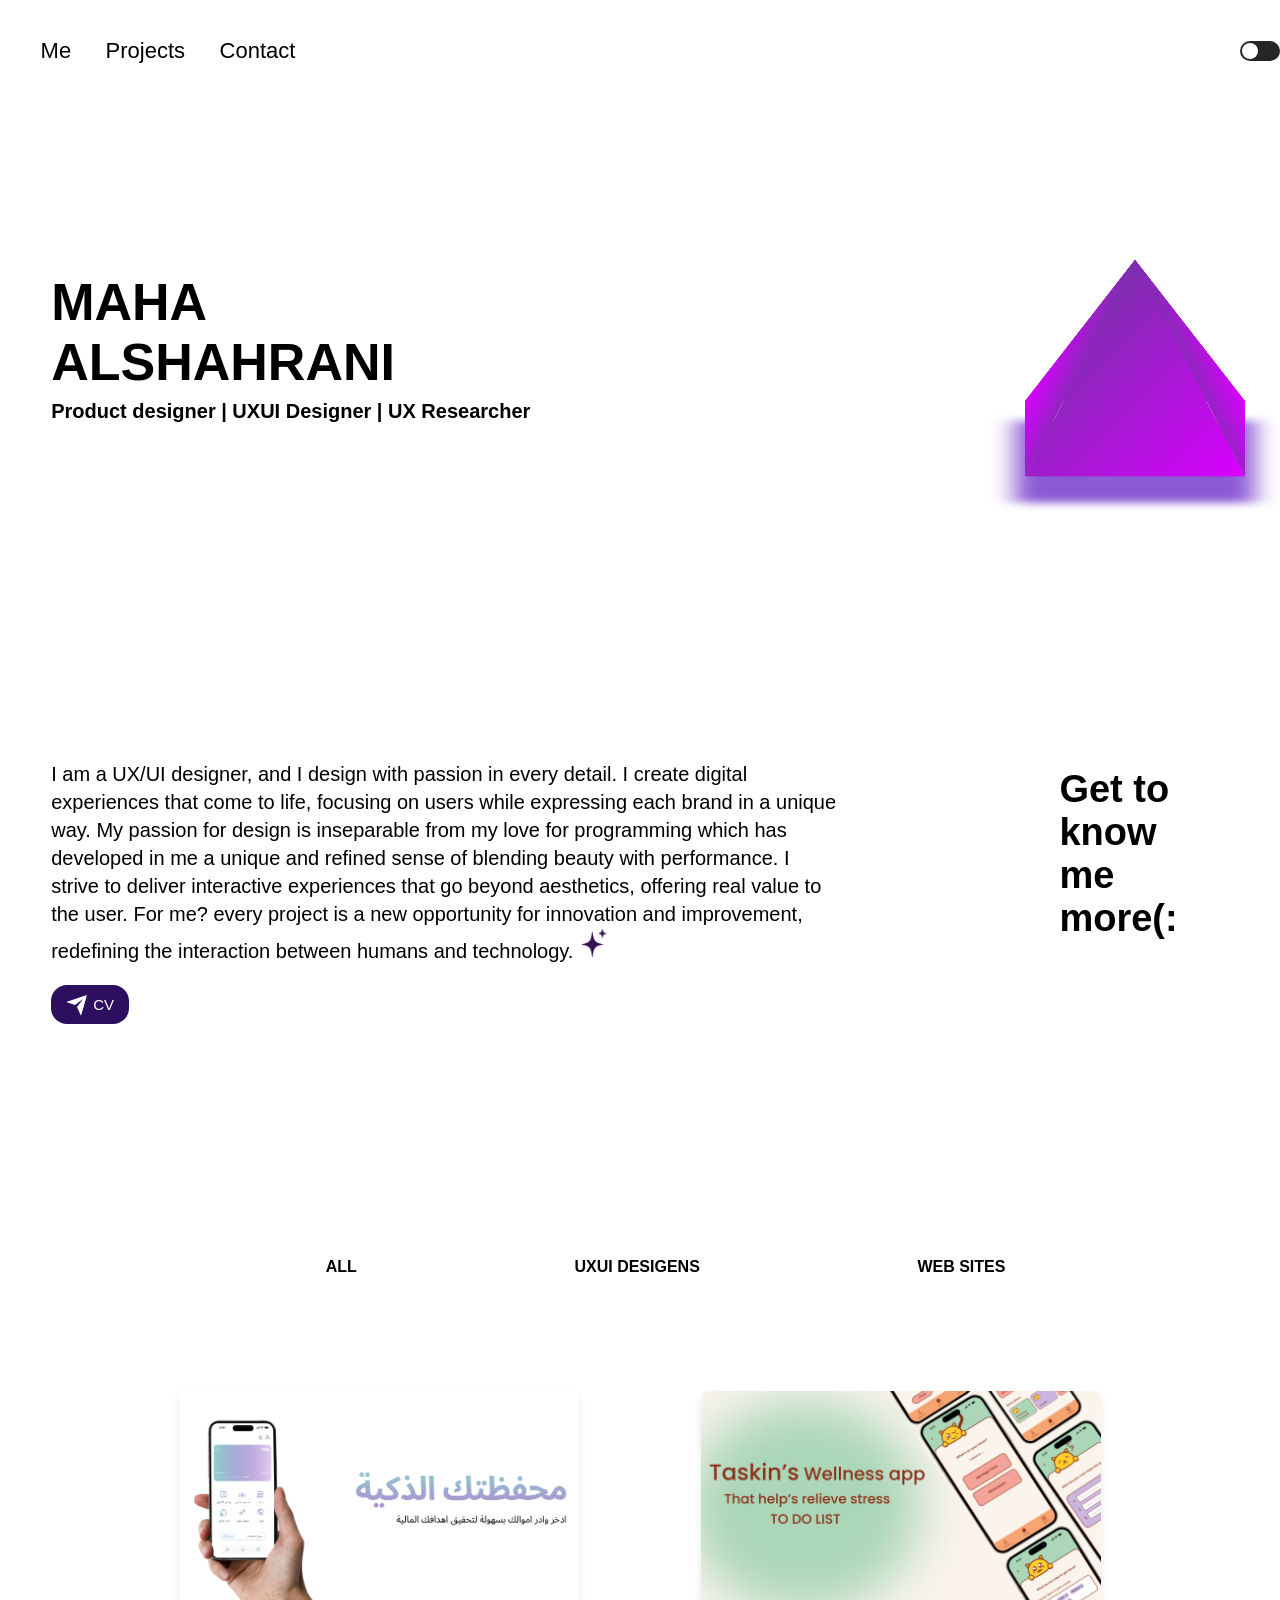
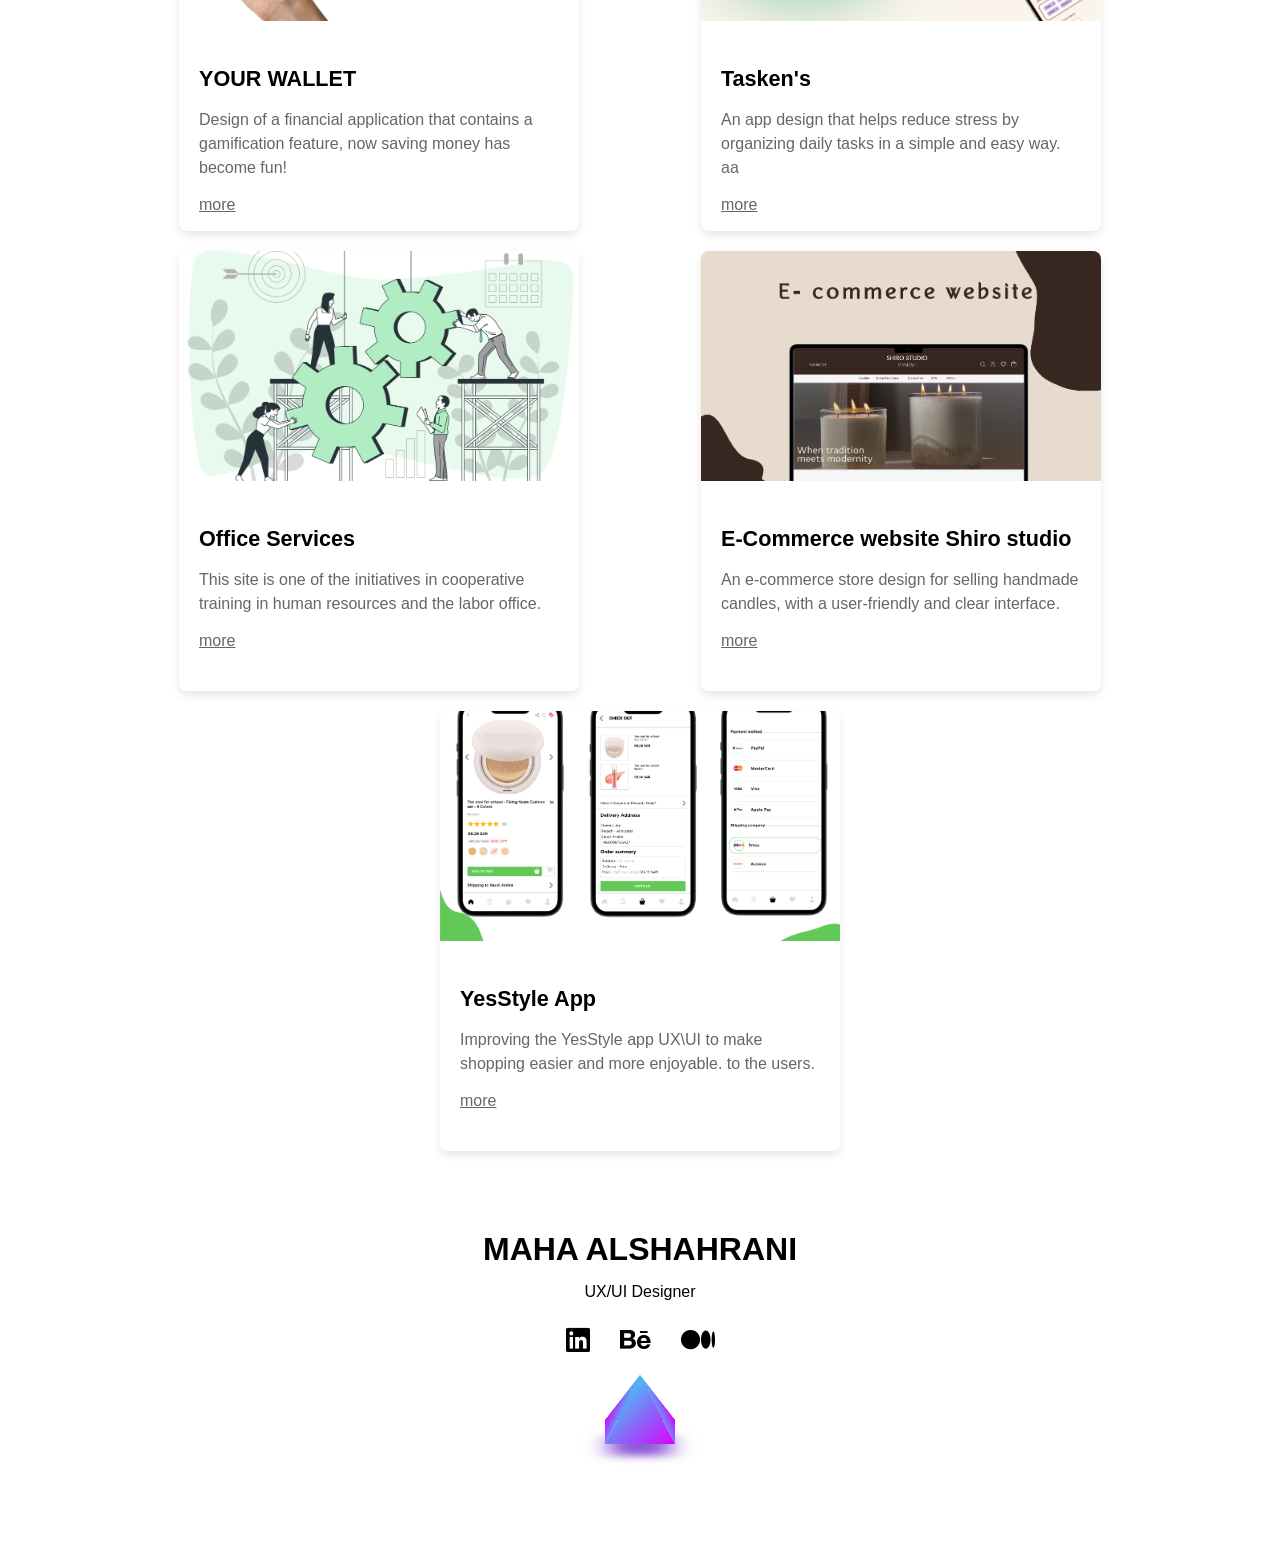
<file: index.htm>
<!DOCTYPE html>
<html lang="en">
<head>
    <meta charset="UTF-8">
    <link rel="stylesheet" href="style.css">
    <link rel="stylesheet" href="https://cdnjs.cloudflare.com/ajax/libs/font-awesome/6.0.0-beta3/css/all.min.css">
    <link rel="stylesheet" href="https://cdnjs.cloudflare.com/ajax/libs/font-awesome/6.0.0-beta3/css/all.min.css">
</head>
<title>MAHA ALSHAHRANI </title>
<body>
    <nav class="navbar">
        <div class="nav-items">
            <a href="#me">Me</a>
            <a href="#projects">Projects</a>
            <a href="#contact">Contact</a>
        </div>
        <label class="switch">
            <input type="checkbox" id="modeToggle">
            <span class="slider"></span>
        </label>
    </nav>

    <h1 class="me">
        <div class="text-container">
            MAHA <br>
            ALSHAHRANI <br>
            <p class="cursor typewriter-animation"> Product designer | UXUI Designer | UX Researcher</p>
            </div>
       <!---<img src="img/pup.png" >--> 
<div class="pyramid-loader">
  <div class="wrapper">
    <span class="side side1"></span>
    <span class="side side2"></span>
    <span class="side side3"></span>
    <span class="side side4"></span>
    <span class="shadow"></span>
  </div>  
</div>
    </h1>
      </div>
   
      
      <span class="abutme">
     <p id="me">
        I am a UX/UI designer, and I design with passion in every detail. I create digital experiences that come to life,
        focusing on users while expressing each brand in a unique way. My passion for design is inseparable from my love for programming
        which has developed in me a unique and refined sense of blending beauty with performance. I strive to deliver interactive experiences 
        that go beyond aesthetics, offering real value to the user. For me? every project is a new opportunity for innovation and improvement, 
        redefining the interaction between humans and technology.  <img src="img/stars.png" height="30px" width="30px"> 
        <h2>  Get to know me more(:   </h2>
     </p>
    </span>

    <button>
      <div class="svg-wrapper-1">
        <div class="svg-wrapper">
          <svg
            xmlns="http://www.w3.org/2000/svg"
            viewBox="0 0 24 24"
            width="24"
            height="24"
          >
          <a href="https://drive.google.com/file/d/16AlU12pvfdyVYNF2By0Eax0UyyAPbWDR/view?usp=drive_link">
            <path fill="none" d="M0 0h24v24H0z"></path>
            <path
              fill="currentColor"
              d="M1.946 9.315c-.522-.174-.527-.455.01-.634l19.087-6.362c.529-.176.832.12.684.638l-5.454 19.086c-.15.529-.455.547-.679.045L12 14l6-8-8 6-8.054-2.685z"
            ></path></a>
          </svg>
        </div>
      </div>
      <span>CV</a></span>
    </button>
    <br><br><br>
   

<div id="projects">
<div class="filter-buttons">
    <button class="filter-btn" onclick="filterProjects('all')">ALL</button>
    <button class="filter-btn" onclick="filterProjects('design')">UXUI DESIGENS </button>
    <button class="filter-btn" onclick="filterProjects('website')">WEB SITES </button>
  </div>
  
  <div class="projects-container">
    <div class="project-card design">
      <img src="img/wallet.png" alt="Design 2" />
      <div class="card-content">
        <h3> YOUR WALLET </h3>
        <p> 
          Design of a financial application that contains a gamification feature, now saving money has become fun!
      </p>
       <a href="https://www.behance.net/gallery/213758563/YOUR-WALLET">more</a>    
      </div>
    </div>

    <div class="project-card design">
      <img src="img/taskin's.png" alt="Design 1" />
      <div class="card-content">
        <h3> Tasken's </h3>
         <p>
            An app design that helps reduce stress by organizing daily tasks in a simple and easy way.
            <br>aa
        </p>
        <A href="https://www.behance.net/gallery/211954435/Taskins-App"> more </A>
      </div>
    </div>
  
    <div class="project-card website">
      <img src="img/tranning.png" alt="Website 1" />
      <div class="card-content">
        <h3>Office Services</h3>
        <p>This site is one of the initiatives in cooperative training in human resources and the labor office.<br>
        </p>
        <a href="https://11maha1.github.io/TECH_GIRLS/">more</a>
      </div>
    </div>
  
    <div class="project-card design">
      <img src="img/e-commerc.png" alt="Design 2" />
      <div class="card-content">
        <h3>E-Commerce website Shiro studio</h3>
        <p>  An e-commerce store design for selling handmade candles, with a user-friendly and clear interface.   <br>
            </p>
            <a href="https://medium.com/@maha-alshahrani/hello-everyone-i-hope-you-are-all-doing-well-bae2777e1b84">more</a>
      </div>
    </div>


      <div class="project-card design">
        <img src="img/redesigen.png" alt="Design 2" />
        <div class="card-content">
          <h3> YesStyle App</h3>
          <p> 
            Improving the YesStyle app UX\UI to make shopping easier and more enjoyable. 
            to the users.<br> 
        </p>
        <a href="https://www.behance.net/gallery/211717845/Redesign-App">more</a>    
        </div>
      </div>
    </div>
 

    <footer>
      <span id="contact">
      <div class="footer-content">
        <div class="footer-info">
          <h3>MAHA ALSHAHRANI</h3>
          <p>UX/UI Designer</p>
        </div>
        <div class="social-icons">
         
          <!-- LinkedIn -->
          <a href="https://www.linkedin.com/in/maha-alshahrani-964a62259/" target="_blank" class="social-icon">
            <i class="fab fa-linkedin"></i>
          </a>
          <!-- Behance -->
          <a href="https://www.behance.net/mahauxui" target="_blank" class="social-icon">
            <i class="fab fa-behance"></i>
          </a>
          <!-- Medium -->
          <a href="https://medium.com/@maha-alshahrani" target="_blank" class="social-icon">
            <i class="fab fa-medium"></i>
          </a>
        </div>
      </div>
      </span>
<center>
<div class="pyramid-loader2">
  <div class="wrapper2">
    <span class="side side12"></span>
    <span class="side side22"></span>
    <span class="side side32"></span>
    <span class="side side42"></span>
    <span class="shadow2"></span>
  </div>
</div>
</center>
    </footer>
  
<script>

// Get the toggle checkbox
const toggle = document.getElementById('modeToggle');

// Check if dark mode is saved in localStorage
if (localStorage.getItem('theme') === 'dark') {
    document.body.classList.add('dark-mode');
    toggle.checked = true;
}
// Toggle light/dark mode
toggle.addEventListener('change', () => {
    document.body.classList.toggle('dark-mode');
    
    // Save the current theme to localStorage
    if (document.body.classList.contains('dark-mode')) {
        localStorage.setItem('theme', 'dark');
    } else {
        localStorage.setItem('theme', 'light');
    }
});

function filterProjects(category) {
  let projects = document.querySelectorAll('.project-card');
  let buttons = document.querySelectorAll('.filter-btn');

  // إزالة التحديد عن الأزرار
  buttons.forEach(btn => {
    btn.classList.remove('active');
  });

  // إضافة التحديد للزر الذي تم الضغط عليه
  event.target.classList.add('active');

  if (category === 'all') {
    projects.forEach(project => project.classList.remove('hidden'));
  } else {
    projects.forEach(project => {
      if (project.classList.contains(category)) {
        project.classList.remove('hidden');
      } else {
        project.classList.add('hidden');
      }
    });
  }
}
</script>
</body>
</html>
</file>
<file: style.css>
@import url(https://fonts.googleapis.com/css?family=Anonymous+Pro);
body {
    background-color: white;
    color: black;
    font-family: Arial, sans-serif;
    margin: 0;
    padding: 0;
    transition: background-color 0.3s, color 0.3s;
}

/* Navbar styles */
.navbar {
    display: flex;
    justify-content: space-between;
    align-items: center;
    padding-top: 3%;
    padding-left: 2%;
}
.nav-items a {
    text-decoration: none;
    color: black;
    margin: 0 15px;
    font-size: 22px;
}
.nav-items a:hover {
    color: #5e3e94;
}
/* Styles for the toggle switch */
.switch {
    position: relative;
    display: inline-block;
    width: 40px;
    height: 20px;
}
.switch input {
    opacity: 0;
    width: 0;
    height: 0;
}
.slider {
    position: absolute;
    cursor: pointer;
    top: 0;
    left: 0;
    right: 0;
    bottom: 0;
    background-color: #252525;
    transition: 0.4s;
    border-radius: 15px;
}
.slider:before {
    position: absolute;
    content: "";
    height: 16px;
    width: 16px;
    border-radius: 50%;
    left: 2px;
    bottom: 2px;
    background-color: white;
    transition: 0.4s;
}
/* Dark mode styles */
body.dark-mode {
    background-color: #252525;
    color: white;
}
body.dark-mode .filter-btn {
  color: white;
}
body.dark-mode .nav-items a {
  color: #fff;
}
body.dark-mode .nav-items a:hover {
  color: #cab9e9;
}
body.dark-mode .social-icon {
  color: #a1a1a1;
}
body.dark-mode .social-icon:hover {
  color: #cab9e9; 
}
body.dark-mode .project-card {
  background: #2C2C2E;
}
body.dark-mode .card-content p {
  color: #E0E0E0;
}
body.dark-mode .card-content a{
color: #E0E0E0;
}
body.dark-mode .card-content a:hover{
  color:#cab9e9;
}

/* Move the slider to the right when in dark mode */
input:checked + .slider {
    background-color: white;
}
input:checked + .slider:before {
    transform: translateX(20px);
}
.me {
    display: flex;
    align-items: center;
    justify-content: space-between; 
    font-size: 52px;
    margin-left: 4%;
    margin-top: 12%;
}
.me .text-container {
    text-align: left; 
}
/* From Uiverse.io by Anita3761520000 */ 
.pyramid-loader {
  position: relative;
  width: 290px;
  height: 290px;
  display: block;
  transform-style: preserve-3d;
  transform: rotateX(-20deg);
}
.wrapper {
  position: relative;
  width: 100%;
  height: 100%;
  transform-style: preserve-3d;
  animation: spin 4s linear infinite;
}
@keyframes spin {
  100% {
    transform: rotateY(360deg);
  }
}
.pyramid-loader .wrapper .side {
  width: 220px;
  height: 220px;
  /* you can choose any gradient or color you want */
  /* background: radial-gradient( #2F2585 10%, #F028FD 70%, #2BDEAC 120%); */
  position: absolute;
  top: 0;
  left: 0;
  right: 0;
  bottom: 0;
  margin: auto;
  transform-origin: center top;
  clip-path: polygon(50% 0%, 0% 100%, 100% 100%);
}

.pyramid-loader .wrapper .side1 {
  transform: rotateZ(-30deg) rotateY(90deg);
  background: linear-gradient(to bottom right, #5e3e94, #da00ff);
}

.pyramid-loader .wrapper .side2 {
  transform: rotateZ(30deg) rotateY(90deg);
  background: linear-gradient(to bottom right, #5e3e94, #da00ff);
}

.pyramid-loader .wrapper .side3 {
  transform: rotateX(30deg);
  background: linear-gradient(to bottom right, #5e3e94, #da00ff);
}

.pyramid-loader .wrapper .side4 {
  transform: rotateX(-30deg);
  background: linear-gradient(to bottom right, #5e3e94, #da00ff);
}

.pyramid-loader .wrapper .shadow {
  width: 240px;
  height: 240px;
  background: #8b5ad5;
  position: absolute;
  top: 130px;
  left: 0;
  right: 0;
  bottom: 0;
  margin: auto;
  transform: rotateX(90deg) translateZ(-40px);
  filter: blur(12px);
}
/* Cursor */
.cursor{
  margin-top: 4%;
  position: relative;
  font-size: 20px;
  white-space: nowrap;
  overflow: hidden;
  transform: translateY(-50%);    
}
/* Animation */
.typewriter-animation {
animation: 
  typewriter 5s steps(50) 2s 3 normal both, 
  blinkingCursor 500ms steps(50) infinite normal;
}
@keyframes typewriter {
from { width: 0; }
to { width: 100%; }
}
@keyframes blinkingCursor{
from { border-right-color: rgba(38, 143, 155, 0.75); }
to { border-right-color: transparent; }
}
.abutme{
    display: flex;
    align-items: center;
    justify-content: space-between; 
}
.abutme h2{
    font-size: 38px;
    margin-right: 8%;
    padding-left: 4%;
    padding-top: 14%;
}
#me {
    padding-top: 7%;
    padding-left: 4%;
    margin-top: 10%;
    padding-right: 13%;
    line-height: 28px;
    font-size: 20px;
}
button {
  margin-left: 4%;
  font-family: inherit;
  font-size: 15px;
  background: #2c0f5e;
  color: #fff;
  padding: 0.5em 1em;
  padding-left: 0.9em;
  display: flex;
  align-items: center;
  border: none;
  border-radius: 16px;
  overflow: hidden;
  transition: all 0.2s;
  cursor: pointer;
}
button a {
  color: white;
  text-decoration: none;
}
button span {
  display: block;
  margin-left: 0.3em;
  transition: all 0.3s ease-in-out;
}
button svg {
  display: block;
  transform-origin: center center;
  transition: transform 0.3s ease-in-out;
}
button:hover .svg-wrapper {
  animation: fly-1 0.6s ease-in-out infinite alternate;
}
button:hover svg {
  transform: translateX(1.2em) rotate(45deg) scale(1.1);
}
button:hover span {
  transform: translateX(5em);
}
button:active {
  transform: scale(0.95);
}
@keyframes fly-1 {
  from {
    transform: translateY(0.1em);
  }

  to {
    transform: translateY(-0.1em);
  }
}
#statsText{
  font-weight: 600;
  color: #5e3e94;
  font-size: 24px;
}
#projects{
margin-bottom: 10%;
}
/* تنسيق الأزرار للتصفية */
.filter-buttons {
    margin-top: 10%;
    display: flex;
    justify-content: center;
    margin-bottom: 5%;
    gap: 5%;
  }
  .filter-btn {
    color: #000000;
    padding: 4% 4%;
    background-color: transparent;
    border: none;
    font-size: 1rem;
    font-weight: 600;
    cursor: pointer;
    transition: all 0.3s ease;
    position: relative;
  }
  .filter-btn:hover {
    color: #4916a0;
  }
 #projects .filter-btn.active {
    color: #4916a0;
    border-bottom: 1px solid #4916a0;
    border-radius: 0;
  }

  /* حاوية المشاريع */
  .projects-container {
    margin-left: 10%;
    margin-right: 10%;
    display: flex;
    flex-wrap: wrap;
    justify-content: space-around;
    gap: 20px;
    margin-top: 15px;
  }
  
  /* تنسيق البطاقات */
  .project-card {
    width: 400px;
    height: 440px;
    background: #fff;
    border-radius: 8px;
    overflow: hidden;
    transition: transform 0.3s ease, box-shadow 0.3s ease;
    cursor: pointer;
    box-shadow: 0 4px 8px rgba(0, 0, 0, 0.1);
  }
  .project-card img {
    width: 100%;
    height: 230px;
    object-fit: cover;
    transition: transform 1.3s ease;
  }
  .card-content {
    padding: 20px;
  }
  .card-content h3 {
    font-size: 1.35rem;
    margin-bottom: 10px;
    font-weight: 550;
  }
  .card-content p {
    font-size: 1rem;
    color: #666;
    line-height: 1.5;
  }
  .card-content a{
color: #666;
margin-top: 10px; 
 }
 .card-content a:hover{
    color:#2c0f5e;
 }
  /* تصفية المشاريع حسب الفئة */
  .design, .website {
    display: block;
  }
  .hidden {
    display: none;/* منع الصور من الخروج خارج الإطار */
  }

footer {
  margin-top: 60px;
  padding: 20px;
  text-align: center;
}
.footer-content {
  display: flex;
  flex-direction: column;
  align-items: center;
}
.footer-info h3 {
  font-size: 2rem;
  margin: 0;
}
.footer-info p {
  font-size: 1rem;
  margin: 15px 0 20px;
}
.social-icons {
  display: flex;
  gap: 30px;
  justify-content: center;
}
.social-icon {
  color: rgb(0, 0, 0);
  font-size: 2rem;
  transition: color 0.3s ease;
}
.social-icon:hover {
  color: #cab9e9; 
}

.social-icon .fab {
  font-size: 1.7rem;
}
/* From Uiverse.io by Anita3761520000 */ 
.pyramid-loader2 {
  margin-bottom: 20px;
  position: relative;
  margin-top: 50px;
  display: block;
  transform-style: preserve-3d;
  transform: rotateX(-20deg);
}

.wrapper2 {
  position: relative;
  width: 50%;
  height: 50%;
  transform-style: preserve-3d;
  animation: spin 4s linear infinite;
}

@keyframes spin {
  100% {
    transform: rotateY(360deg);
  }
}

.pyramid-loader2 .wrapper2 .side {
  width: 70px;
  height: 70px;
  /* you can choose any gradient or color you want */
  /* background: radial-gradient( #2F2585 10%, #F028FD 70%, #2BDEAC 120%); */
  position: absolute;
  top: 0;
  left: 0;
  right: 0;
  bottom: 0;
  margin: auto;
  transform-origin: center top;
  clip-path: polygon(50% 0%, 0% 100%, 100% 100%);
}

.pyramid-loader2 .wrapper2 .side12 {
  transform: rotateZ(-30deg) rotateY(90deg);
  background: linear-gradient(to bottom right, #1afbf0, #da00ff);
}

.pyramid-loader2 .wrapper2 .side22 {
  transform: rotateZ(30deg) rotateY(90deg);
  background: linear-gradient(to bottom right, #1afbf0, #da00ff);
}

.pyramid-loader2 .wrapper2 .side32 {
  transform: rotateX(30deg);
  background: linear-gradient(to bottom right, #1afbf0, #da00ff);
}

.pyramid-loader2 .wrapper2 .side42 {
  transform: rotateX(-30deg);
  background: linear-gradient(to bottom right, #1afbf0, #da00ff);
}

.pyramid-loader2 .wrapper2 .shadow2 {
  width: 60px;
  height: 60px;
  background: #8b5ad5;
  position: absolute;
  top: 0;
  left: 0;
  right: 0;
  bottom: 0;
  margin: auto;
  transform: rotateX(90deg) translateZ(-40px);
  filter: blur(12px);
}
/*
@media (max-width: 800px){
  .navbar {
    padding: 40px 20px;
    font-size: 33px;
}
.nav-items a {
  margin: 0 20px;
  font-size: 30px;
}
.me {
  font-size: 42px;
  margin-top: 50px;
  margin-left: 30px;
}
.pyramid-loader {
  position: relative;
  margin-top: 50px;
  margin-left: 80px;
  display: block;
  transform-style: preserve-3d;
  transform: rotateX(-20deg);
}
.wrapper {
  position: relative;
  width: 50%;
  height: 50%;
  transform-style: preserve-3d;
  animation: spin 4s linear infinite;
}
.pyramid-loader .wrapper .side {
  width: 110px;
  height: 110px;
}
.pyramid-loader .wrapper .shadow {
  width: 100px;
  height: 100px;
}
.cursor{
  font-size: 15px;  
}
.abutme p {
  margin-right: 80px;
  padding-left: 20px;
  padding-top: 20px;
  line-height: 28px;
  font-size: 15px;
}
#me h2{
  padding-right: 10px;
}
#statsText{
  font-size: 18px;
}
  .filter-btn {
    padding: 6px 10px;
    font-size: 14px;
    font-weight: 400;
  }
  .projects-container {
    align-items: center;
    display: flex;
    flex-wrap: wrap;
    justify-content: space-around;
    gap: 10px;
  }
}*/
</file>
